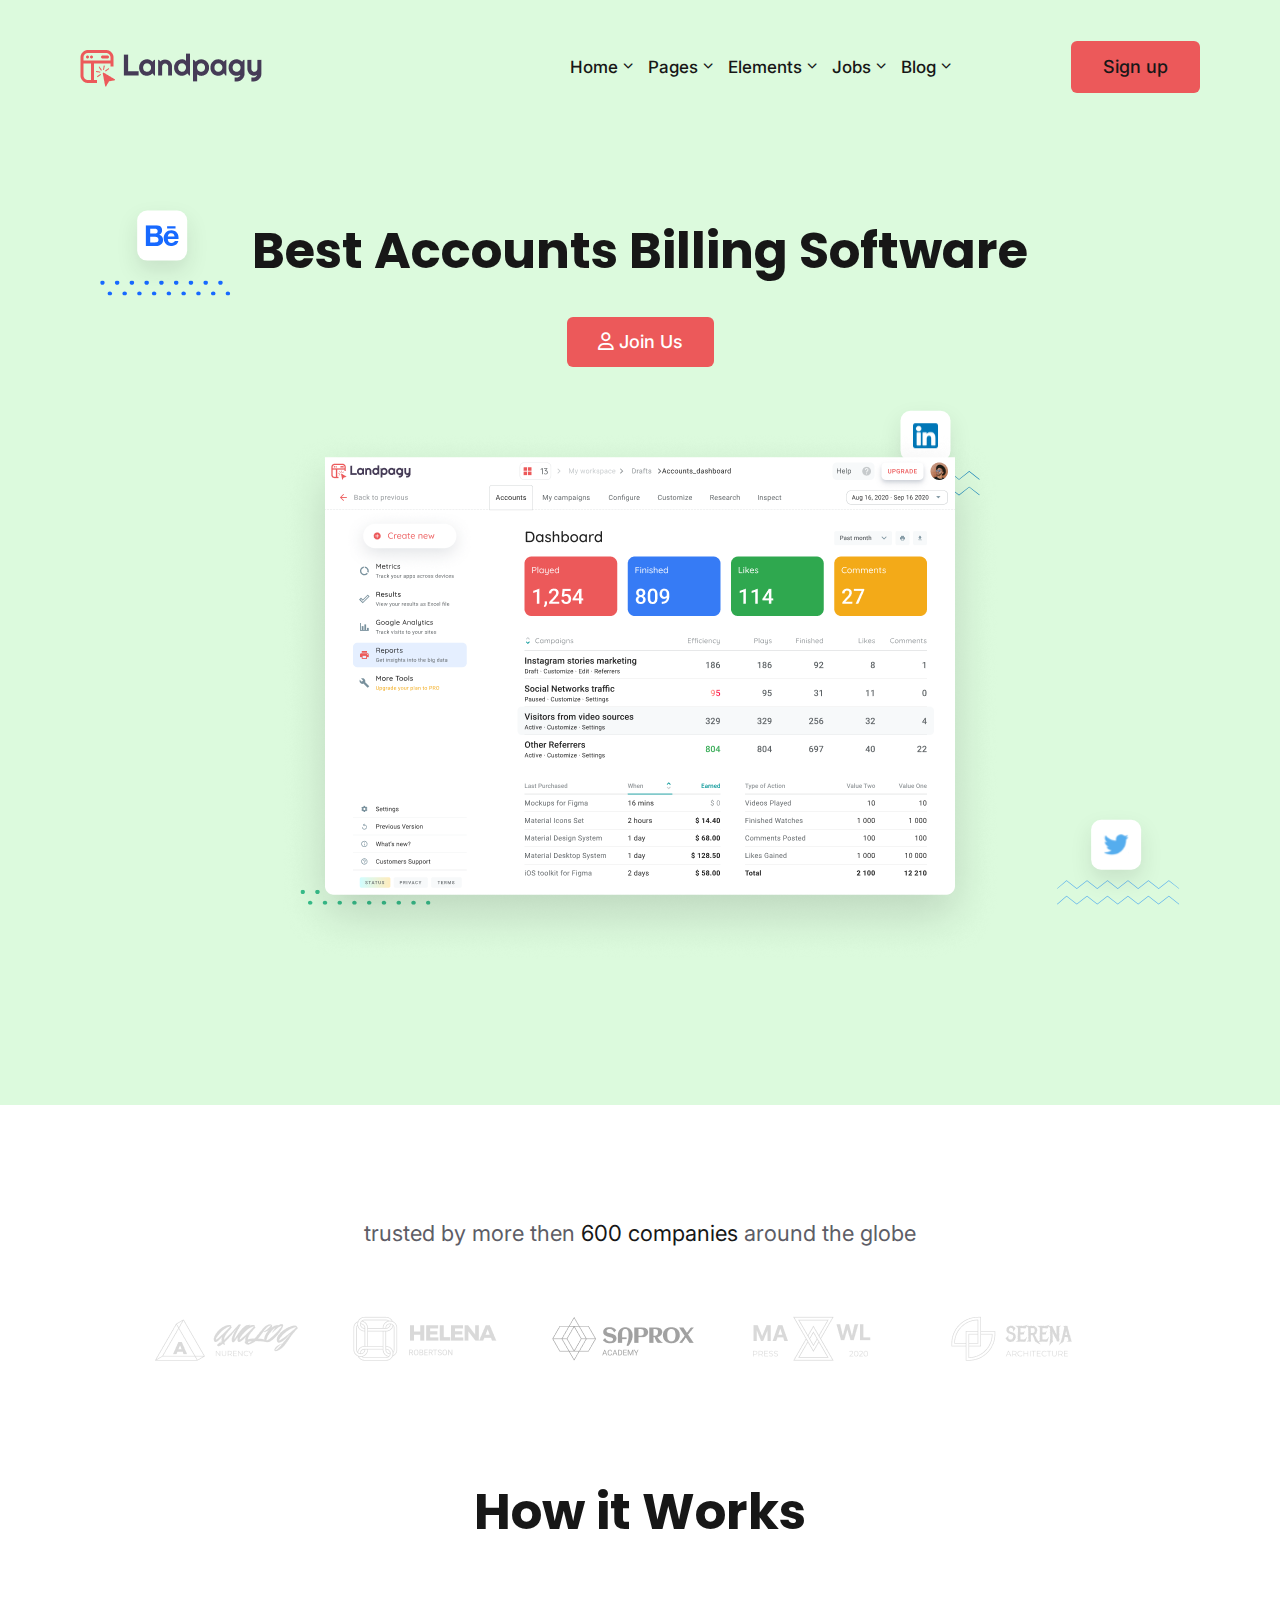
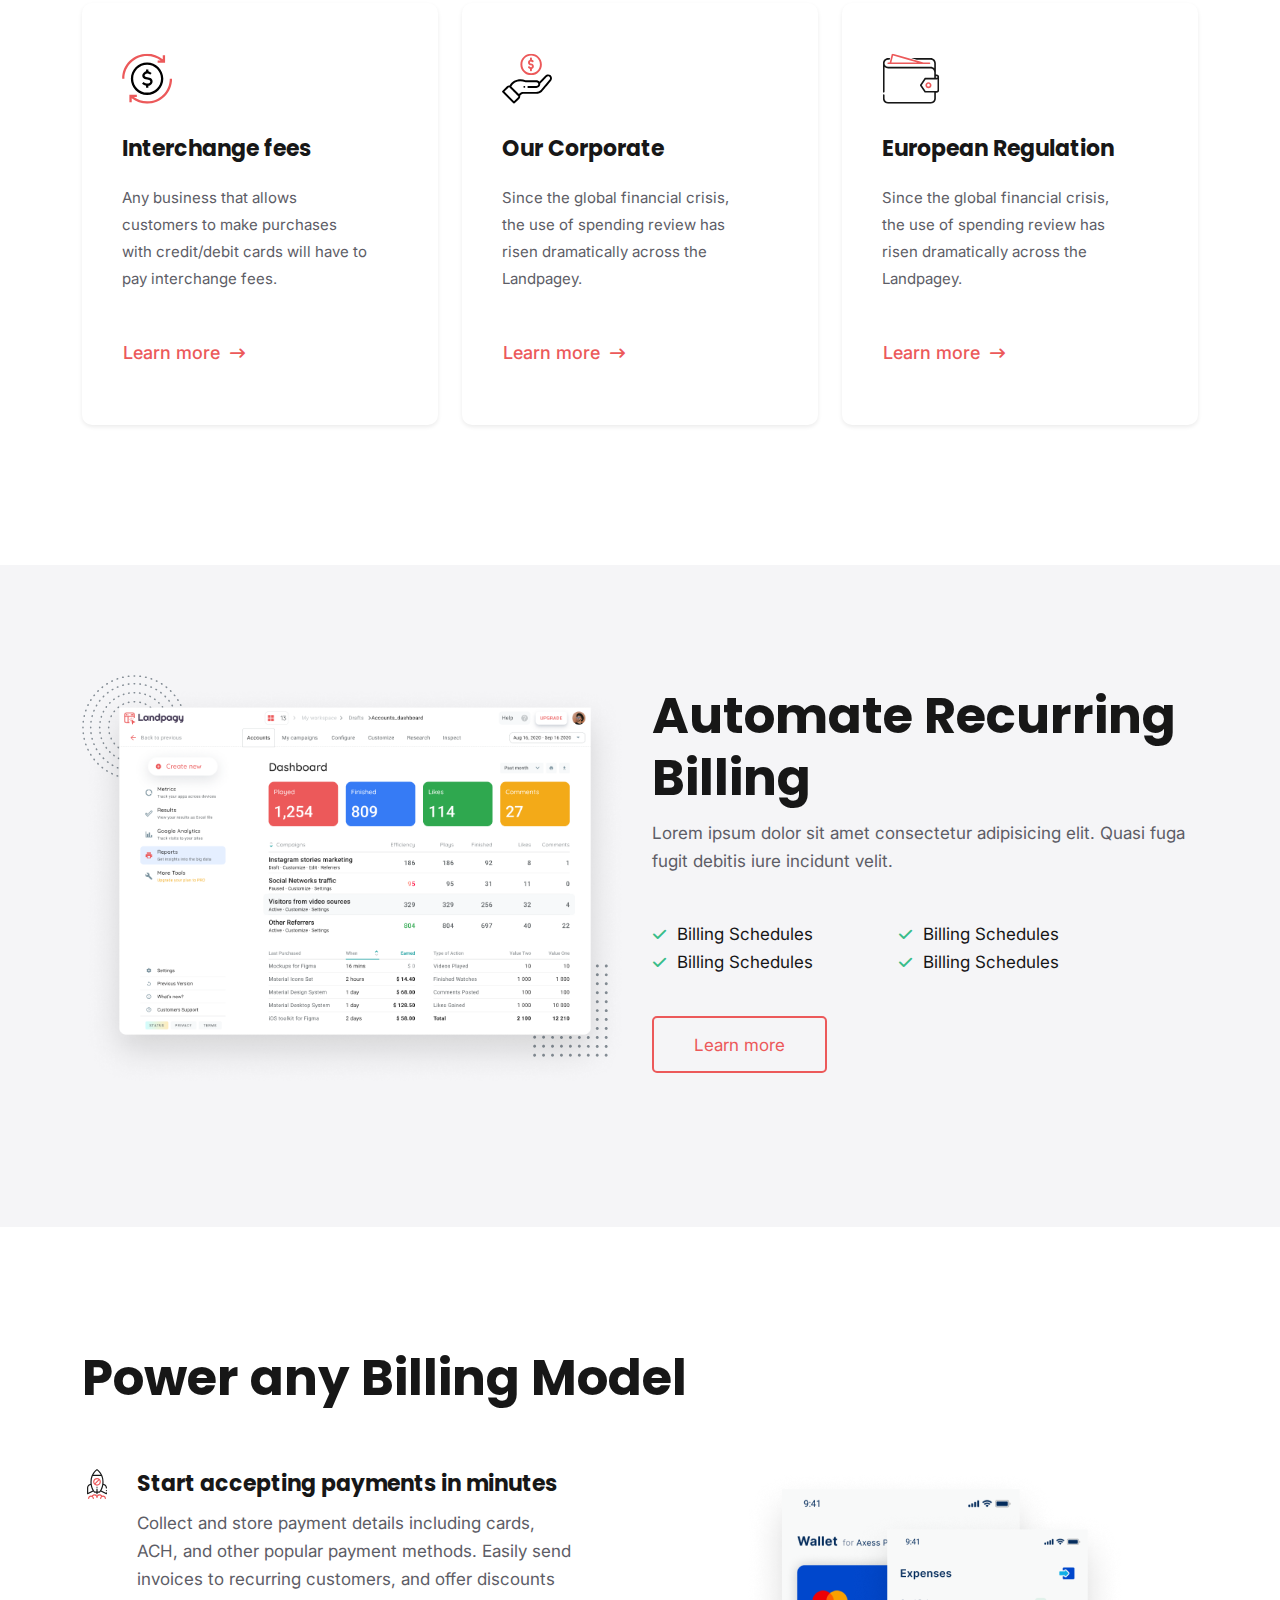
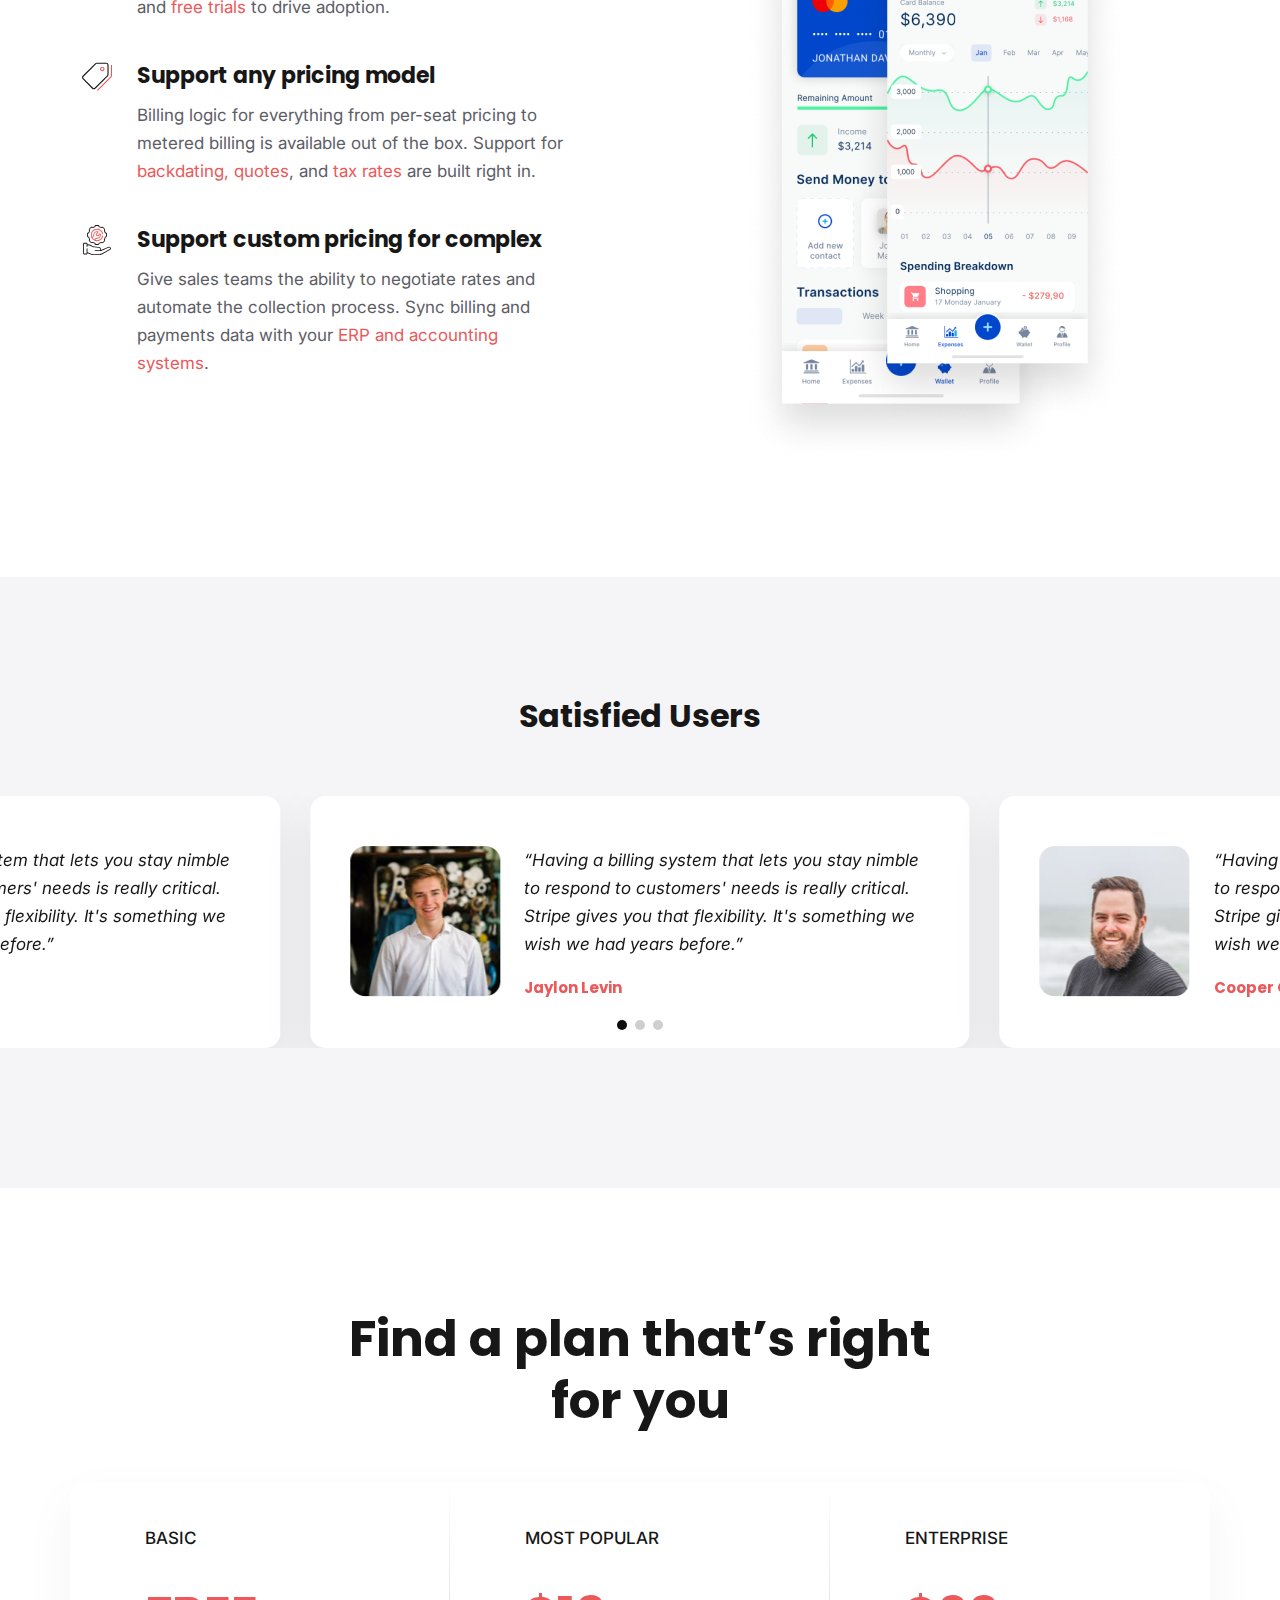
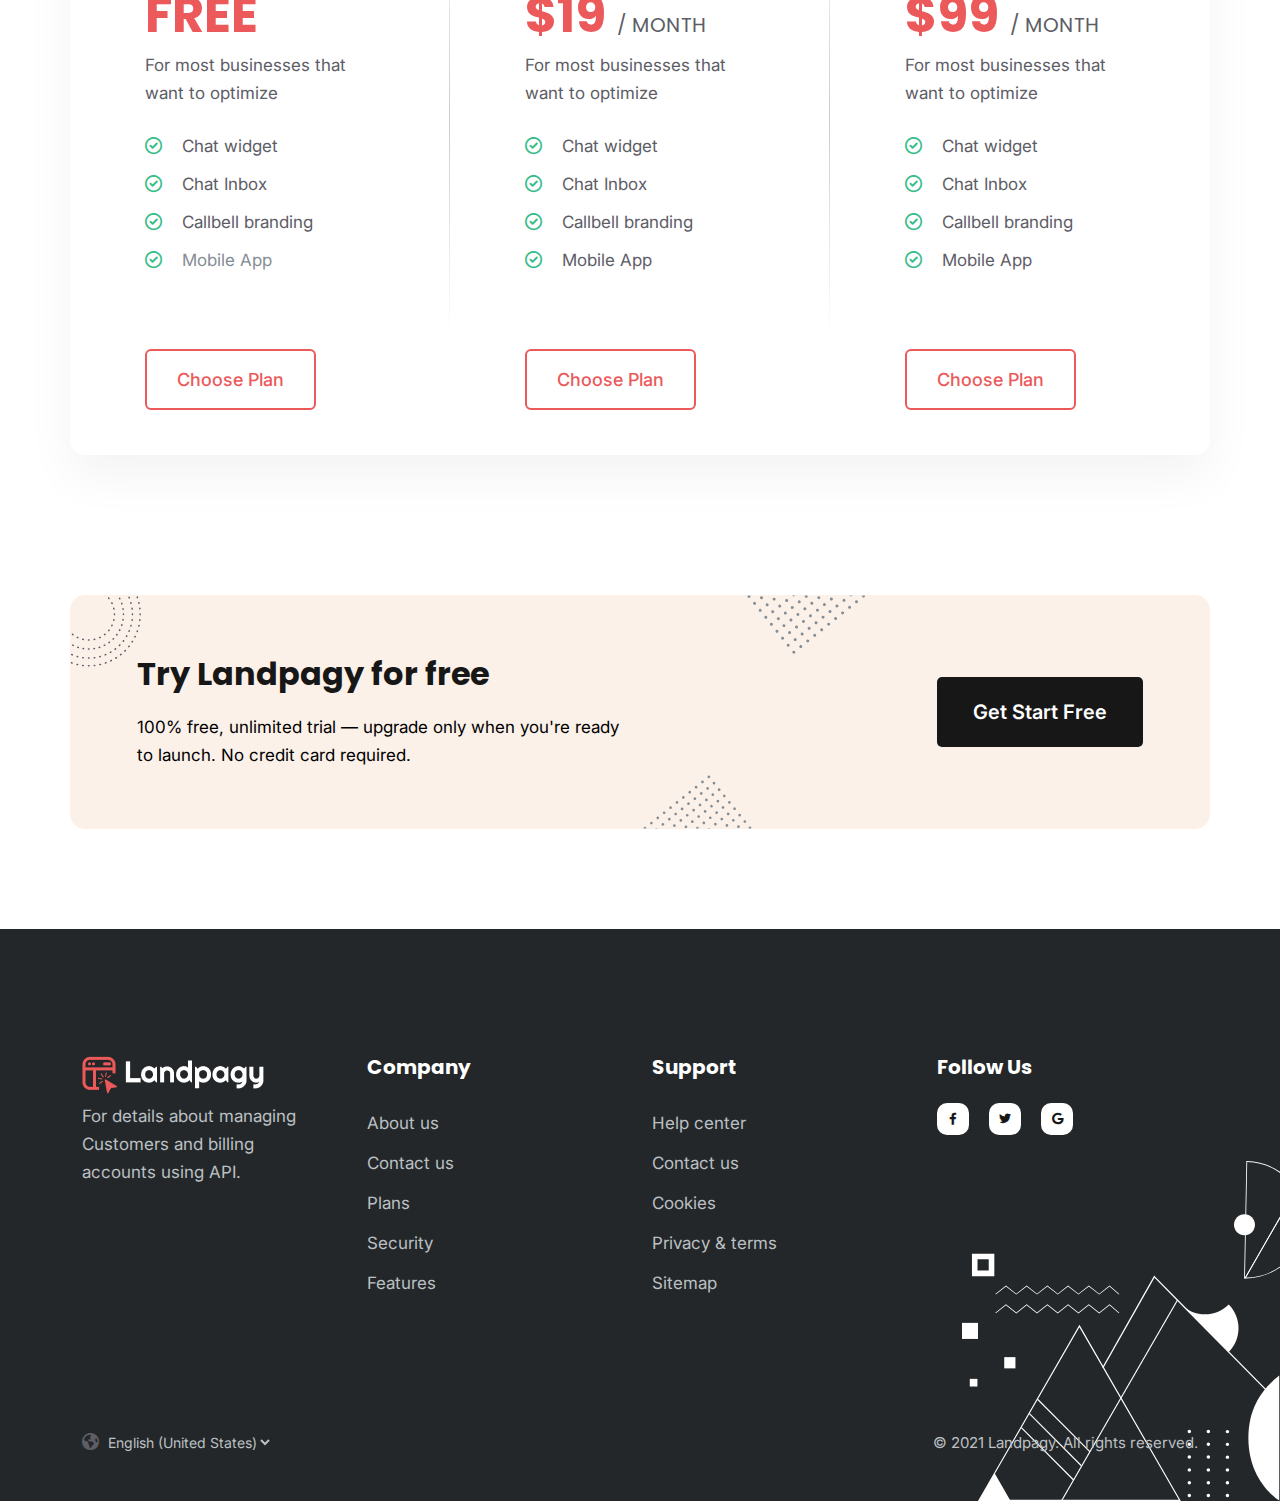
<file: index.html>
<!DOCTYPE html>
<html lang="en">
<head>
    <meta charset="UTF-8">
    <meta http-equiv="X-UA-Compatible" content="IE=edge">
    <meta name="viewport" content="width=device-width, initial-scale=1.0">
    <title>Landpagy</title>
    <link rel="shortcut icon" href="assets/img/favicon.png">
    <link rel="stylesheet" href="assets/css/plugin/bootstrap.min.css">
    <link rel="stylesheet" href="assets/css/fontawesome.min.css">
    <link rel="stylesheet" href="assets/css/plugin/wow.min.css">
    <link rel="stylesheet" href="assets/css/plugin/swiper_8.4.5.css">
    <link rel="stylesheet" href="assets/css/default.css">
    <link rel="stylesheet" href="assets/css/style.css">
    <link rel="stylesheet" href="assets/css/responsive.css">
</head>
<body>
<!-- ========== HEADER AREA  ========== -->
<header class="header-area">
    <nav class="navbar navbar-expand-lg">
        <div class="container-fluid pl-80 pr-80">
          <a class="navbar-brand" href="#">
            <img src="assets/img/Logo.png" alt="Logo" href="index.html">
          </a>
          <button class="navbar-toggler" type="button" data-bs-toggle="collapse" data-bs-target="#navbarSupportedContent" aria-controls="navbarSupportedContent" aria-expanded="false" aria-label="Toggle navigation">
            <span class="navbar-toggler-icon"></span>
          </button>
          <div class="collapse navbar-collapse justify-content-end" id="navbarSupportedContent">
            <ul class="navbar-nav menu">
              <li class="nav-item dropdown">
                <a class="nav-link dropdown-toggle" href="#" role="button" data-bs-toggle="dropdown" aria-expanded="false">
                  Home 
                <i class="fa-solid fa-chevron-down mobile_dropdown_icon"></i>
                </a>
                <ul class="dropdown-menu">
                  <li class="dropdown-menu-item">
                    <a class="nav-link" href="index.html">Demo-1</a>
                  </li>
                  <li class="dropdown-menu-item">
                    <a class="nav-link" href="index-2.html">Demo-2</a>
                  </li>
                </ul>
              </li>
              <li class="nav-item">
                <a class="nav-link" href="#">Pages <i class="fa-solid fa-chevron-down mobile_dropdown_icon"></i></a>
              </li>
              <li class="nav-item">
                <a class="nav-link" href="#">Elements <i class="fa-solid fa-chevron-down mobile_dropdown_icon"></i></a>
              </li>
              <li class="nav-item">
                <a class="nav-link" href="#">Jobs <i class="fa-solid fa-chevron-down mobile_dropdown_icon"></i></a>
              </li>
              <li class="nav-item">
                <a class="nav-link" href="#">Blog <i class="fa-solid fa-chevron-down mobile_dropdown_icon"></i></a>
              </li>
            </ul>
            <div class="right-nav">
              <a href="" class="btn btn-red ml-90">Sign up</a>
            </div>
          </div>
        </div>
    </nav>
</header>
<!-- ========== HEADER AREA  ========== -->
<main>
  <!-- Banner Area -->
  <section class="banner-area pt-140 pb-140 bg-feta">
    <div class="bg-shapes">
      <div class="shape">
        <img src="assets/img/icon/shape-1.svg" alt="">
      </div>
      <div class="shape">
        <img src="assets/img/icon/shape-2.svg" alt="">
      </div>
      <div class="shape">
        <img src="assets/img/icon/shape-3.svg" alt="">
      </div>
      <div class="shape">
        <img src="assets/img/icon/shape-4.svg" alt="">
      </div>
    </div>
    <div class="container">
      <div class="row">
        <div class="col-lg-12">
          <div class="banner-content mt-80 text-center">
            <h1 class="banner-title mb-35">
              Best Accounts Billing Software
            </h1>
            <a href="#" class="btn-red mb-60">
              <i class="fa-regular fa-user"></i> Join Us
            </a>
            <img class="mx-auto" src="assets/img/banner.png" alt="Banner Image">
          </div>
        </div>
      </div>
    </div>
  </section>
  <!-- Banner Area -->

  <!-- Clients Area -->
 <section class="clients-area pt-110 pb-120">
  <div class="container">
    <div class="row">
      <div class="col-lg-12">
        <p class="client-text text-center mb-65">
          trusted by more then <span>600 companies</span> around the globe
        </p>
      </div>
    </div>
    <div class="row mr-60 ml-60">
      <div class="clients-img">
        <img src="assets/img/icon/01 Logo.png" alt="">
      </div>
      <div class="clients-img">
        <img src="assets/img/icon/02 Logo.png" alt="">
      </div>
      <div class="clients-img">
        <img src="assets/img/icon/03 Logo.png" alt="">
      </div>
      <div class="clients-img">
        <img src="assets/img/icon/04 Logo.png" alt="">
      </div>
      <div class="clients-img">
        <img src="assets/img/icon/05 Logo.png" alt="">
      </div>
    </div>
  </div>
 </section>
  <!-- Clients Area -->
  <!-- Services Area -->
<section class="services-area pb-140">
  <div class="container">
    <div class="row">
      <div class="col-lg-12">
        <h2 class="services-title mb-60 text-center">How it Works</h2>
      </div>
    </div>

    <div class="row d-flex justify-content-center">
      <div class="col-lg-4 col-md-6">
        <div class="service-item">
          <img src="assets/img/icon/service-icon1.svg" alt="services image">
          <h3 class="service-item-title">
            Interchange fees
          </h3>
          <p class="service-item-text">
            Any business that allows customers to make purchases with credit/debit cards will have to pay interchange fees.
          </p>
          <a href="#" class="btn">Learn more <i class="fa-solid fa-arrow-right-long"></i> </a> 
        </div>
      </div>
      <div class="col-lg-4 col-md-6">
        <div class="service-item">
          <img src="assets/img/icon/service-icon2.svg" alt="services image">
          <h3 class="service-item-title">
            Our Corporate
          </h3>
          <p class="service-item-text">
            Since the global financial crisis, the use of spending review has risen dramatically across the Landpagey.
          </p>
          <a href="#" class="btn">Learn more <i class="fa-solid fa-arrow-right-long"></i></a> 
        </div>
      </div>
      <div class="col-lg-4 col-md-6">
        <div class="service-item">
          <img src="assets/img/icon/service-icon3.svg" alt="services image">
          <h3 class="service-item-title">
            European Regulation
          </h3>
          <p class="service-item-text">
            Since the global financial crisis, the use of spending review has risen dramatically across the Landpagey.
          </p>
          <a href="#" class="btn">Learn more <i class="fa-solid fa-arrow-right-long"></i></a> 
        </div>
      </div>
    </div>
  </div>
</section>
  <!-- Services Area -->
  
  <!-- feature Area -->
  <section class="feature-area bg-gray pt-120 pb-140">
    <div class="container">
      <div class="row">
        <div class="col-lg-6">
          <div class="feature-images">
            <div class="bg-shapes">
              <div class="shape">
                <img src="assets/img/icon/Vector.svg" alt="">
              </div>
              <div class="shape">
                <img src="assets/img/icon/Group 8267.svg" alt="">
              </div>
            </div>
            <img src="assets/img/banner.png" alt="">
          </div>
        </div>
        <div class="col-lg-6">
          <div class="features-content">
            <h2 class="feature-title">
              Automate Recurring Billing
            </h2>
            <p class="feature-text mb-45">
              Lorem ipsum dolor sit amet consectetur adipisicing elit. Quasi fuga fugit debitis iure incidunt velit.
            </p>
            <ul class="feature-list mb-40">
              <li><i class="fas fa-check"></i>Billing Schedules</li>
              <li><i class="fas fa-check"></i>Billing Schedules</li>
              <li><i class="fas fa-check"></i>Billing Schedules</li>
              <li><i class="fas fa-check"></i>Billing Schedules</li>
            </ul>
            <a href="#" class="btn-bordered">Learn more  </a> 
          </div>
        </div>
      </div>
    </div>
  </section>
  <!-- feature Area -->

  <!-- feature Area 2 -->
  <section class="features-area-2 pt-120 pb-160">
    <div class="container">
      <div class="row">
        <div class="col-xl-12">
          <h2 class="features-title mb-60">
            Power any Billing Model
          </h2>
        </div>
      </div>
      <div class="row">
        <div class="col-lg-6">
          <div class="features-item">
            <div class="item-img">
              <img src="assets/img/icon/fea-icon1.svg" alt="">
            </div>
            <div class="item-content">
              <h3 class="item-title">
                Start accepting payments in minutes
              </h3>
              <p class="item-text">
                Collect and store payment details including cards, ACH, and other popular payment methods. Easily send invoices to recurring customers, and offer discounts and <span>free trials</span> to drive adoption.
              </p>
            </div>
          </div>
          <div class="features-item">
            <div class="item-img">
              <img src="assets/img/icon/fea-icon2.svg" alt="">
            </div>
            <div class="item-content">
              <h3 class="item-title">
                Support any pricing model
              </h3>
              <p class="item-text">
               Billing logic for everything from per-seat pricing to metered billing is available out of the box. Support for <span>backdating, quotes</span>, and <span>tax rates</span> are built right in.
              </p>
            </div>
          </div>
          <div class="features-item">
            <div class="item-img">
              <img src="assets/img/icon/fea-icon3.svg" alt="">
            </div>
            <div class="item-content">
              <h3 class="item-title">
                Support custom pricing for complex
              </h3>
              <p class="item-text">
                Give sales teams the ability to negotiate rates and automate the collection process. Sync billing and payments data with your <span>ERP and accounting systems</span>.
              </p>
            </div>
          </div>
        </div>
        <div class="col-lg-6">
          <div class="features-right ">
            <div class="bg-shapes">
              <div class="shape">
                <img src="assets/img/icon/Vector.svg" alt="">
              </div>
              <div class="shape">
                <img src="assets/img/icon/Group 8267.svg" alt="">
              </div>
            </div>
            <img class="img-1" src="assets/img/feature-img2.png" alt="">
            <img class="img-2" src="assets/img/feature-img3.png" alt="">
          </div>
        </div>
      </div>
    </div>
  </section>
  <!-- feature Area 2 -->

  <!-- Testimonial Area -->
  <section class="testimonial-area-1 bg-gray pt-120 pb-140">
    <div class="container">
      <h2 class="testimonial-title mb-60 text-center">
        Satisfied Users
      </h2>
    </div>
    <div id="billing-testimonial" class="testimonial-container testimonial-items swiper">
      <div class="swiper-wrapper">
        <div class="testimonial-item swiper-slide">
          <div class="testimonial-item-img">
            <img src="assets/img/Image.png" alt="">
          </div>
          <div class="testimonial-item-content">
            <p class="item-text">
              “Having a billing system that lets you stay nimble to respond to customers' needs is really critical. Stripe gives you that flexibility. It's something we wish we had years before.”
            </p>
            <h4 class="item-title">Jaylon Levin</h4>
          </div>
        </div>
        <div class="testimonial-item swiper-slide">
          <div class="testimonial-item-img">
            <img src="assets/img/Image (1).png" alt="">
          </div>
          <div class="testimonial-item-content">
            <p class="item-text">
              “Having a billing system that lets you stay nimble to respond to customers' needs is really critical. Stripe gives you that flexibility. It's something we wish we had years before.”
            </p>
            <h4 class="item-title">Cooper George</h4>
          </div>
        </div>
        <div class="testimonial-item swiper-slide">
          <div class="testimonial-item-img">
            <img src="assets/img/Image.png" alt="">
          </div>
          <div class="testimonial-item-content">
            <p class="item-text">
              “Having a billing system that lets you stay nimble to respond to customers' needs is really critical. Stripe gives you that flexibility. It's something we wish we had years before.”  
            </p>
            <h4 class="item-title">Jaylon Levin</h4>
          </div>
        </div>
      </div>
      <div class="swiper-pagination"></div>
    </div>
  </section>
  <!-- Testimonial Area -->

  <!-- Price Plan Area -->
  <section class="price-plan-area pt-120 pb-140">
    <div class="container">
      <div class="row">
        <div class="col-lg-12">
          <h2 class="price-title text-center mb-50">
            Find a plan that’s right <br> for you
          </h2>
        </div>
      </div>
      <div class="row price-box">
        <div class="col-lg-4 col-md-4">
          <div class="price-plan-item">
            <div class="price-plan-content">
              <h3 class="price-subtitle">Basic</h3>
              <h2 class="price-title">Free</h2>
              <p class="price-text">For most businesses that want to optimize</p>
              <div class="price-list">
                <ul>
                  <li><i class="fa-regular fa-circle-check"></i> Chat widget</li>
                  <li><i class="fa-regular fa-circle-check"></i> Chat Inbox</li>    
                  <li><i class="fa-regular fa-circle-check"></i> Callbell branding</li>
                  <li class="disabled"><i class="fa-regular fa-circle-check"></i> Mobile App</li>
                </ul>
              </div>
            </div>
            <a href="#" class="btn btn-price-plan">Choose Plan</a>
          </div>
        </div>
        <div class="col-lg-4 col-md-4">
          <div class="price-plan-item">
            <div class="price-plan-content">
              <h3 class="price-subtitle">Most Popular</h3>
              <h2 class="price-title">$19 <span>/ month</span></h2>
              <p class="price-text">For most businesses that want to optimize</p>
              <div class="price-list">
                <ul>
                  <li><i class="fa-regular fa-circle-check"></i> Chat widget</li>
                  <li><i class="fa-regular fa-circle-check"></i> Chat Inbox</li>    
                  <li><i class="fa-regular fa-circle-check"></i> Callbell branding</li>
                  <li><i class="fa-regular fa-circle-check"></i> Mobile App</li>
                </ul>
              </div>
            </div>
            <a href="#" class="btn btn-price-plan">Choose Plan</a>
          </div>
        </div>
        <div class="col-lg-4 col-md-4">
          <div class="price-plan-item">
            <div class="price-plan-content">
              <h3 class="price-subtitle">Enterprise</h3>
              <h2 class="price-title">$99 <span>/ month</span></h2>
              <p class="price-text">For most businesses that want to optimize</p>
              <div class="price-list">
                <ul>
                  <li><i class="fa-regular fa-circle-check"></i> Chat widget</li>
                  <li><i class="fa-regular fa-circle-check"></i> Chat Inbox</li>    
                  <li><i class="fa-regular fa-circle-check"></i> Callbell branding</li>
                  <li><i class="fa-regular fa-circle-check"></i> Mobile App</li>
                </ul>
              </div>
            </div>
            <a href="#" class="btn btn-price-plan">Choose Plan</a>
          </div>
        </div>
       
      </div>
    </div>
  </section>
  <!-- Price Plan Area -->
 
  <!-- CTA Area -->
  <section class="cta-area pb-100">
    <div class="container pt-60 pb-60 bg-pink b-redius position-relative overflow-hidden">
      <div class="bg-shapes">
        <div class="shape">
          <img src="assets/img/cta-shape1.svg" alt="">
        </div>
        <div class="shape">
          <img src="assets/img/cta-shape2.svg" alt="">
        </div>
        <div class="shape">
          <img src="assets/img/cta-shape3.svg" alt="">
        </div>
      </div>
      <div class="row align-items-center pr-55 pl-55">
        <div class="col-lg-6">
          <h2 class="cta-title mb-20">Try Landpagy for free</h2>
          <p class="cta-text">100% free, unlimited trial — upgrade only when you're ready to launch. No credit card required.</p>
        </div>
        <div class="col-lg-6">
          <a href="#" class="btn btn-black float-lg-end float-start">Get Start Free</a>
        </div>
      </div>
    </div>
  </section>
  <!-- CTA Area -->
</main>
<!-- ========== FOOTER AREA ========== -->
<footer class="footer-area bg-black-800">
  <div class="footer-top pt-125 pb-125">
    <div class="container">
      <div class="row">
        <div class="col-lg-3 col-md-3">
          <div class="footer-wedget">
            <a href="" class="footer-logo">
              <img src="assets/img/footer-logo.png" alt="">
            </a>
            <p class="footer-text">
              For details about managing Customers and billing accounts using API.
            </p>
          </div>
        </div>
        <div class="col-lg-3 col-md-3">
          <div class="footer-wedget">
            <h5 class="footer-title">Company</h5>
            <ul class="footer-menu"> 
              <li><a href="#">About us</a></li>
              <li><a href="#">Contact us</a></li>
              <li><a href="#">Plans</a></li>
              <li><a href="#">Security</a></li>
              <li><a href="#">Features</a></li>
            </ul>
          </div>
        </div>
        <div class="col-lg-3 col-md-3">
          <div class="footer-wedget">
            <h5 class="footer-title">Support</h5>
            <ul class="footer-menu"> 
              <li><a href="#">Help center</a></li>
              <li><a href="#">Contact us</a></li>
              <li><a href="#">Cookies</a></li>
              <li><a href="#">Privacy & terms</a></li>
              <li><a href="#">Sitemap</a></li>
            </ul>
          </div>
        </div>
        <div class="col-lg-3 col-md-3">
          <div class="footer-wedget">
            <h5 class="footer-title">Follow Us</h5>
            <ul class="footer-menu-social"> 
              <li><a href="#"><i class="fa-brands fa-facebook-f"></i></a></li>
              <li><a href="#"><i class="fa-brands fa-twitter"></i></a></li>
              <li><a href="#"><i class="fa-brands fa-google"></i></a></li>            
            </ul>
          </div>
        </div>
      </div>
    </div>
  </div>
  <div class="footer-copyright pb-45">
    <div class="container">
      <div class="row align-items-center">
        <div class="col-lg-6 col-md-6">
          <div class="language-list">
            <i class="fa-solid fa-earth-americas"></i>
            <select id="lang">
              <option value="English">English (United States)</option>
              <option value="Bangla">Bangla</option>
              <option value="French">French</option>
              <option value="Hindi">Hindi</option>
            </select>
          </div>
        </div>
        <div class="col-lg-6 col-md-6">
          <p class="copyright-text float-md-end float-start">&copy; 2021 Landpagy. All rights reserved.</p>
        </div>
      </div>
    </div>
  </div>
  <img src="assets/img/footer.svg" alt="" class="shape">
</footer>
<!-- ========== FOOTER AREA ========== -->

    <!-- JS -->
    <script src="assets/js/plugin/jqueryv3.6.1.js"></script>
    <script src="assets/js/plugin/popperv2.11.6.js"></script>
    <script src="assets/js/plugin/bootstrap.min.js"></script>
    <script src="assets/js/plugin/fontawesome.min.js"></script>
    <script src="assets/js/plugin/swiper_8.4.5.js"></script>
    <script src="assets/js/plugin/wow.js"></script>
    <script src="assets/js/plugin/jquery.counterup.js"></script>
    <script src="assets/js/plugin/scrollreveal_4.0.9.js"></script>
    <script src="assets/js/main.js"></script>
</body>
</html>
</file>
<file: assets/css/default.css>
.mt-10 {
    margin-top: 10px;
  }
  .mt-15 {
    margin-top: 15px;
  }
  .mt-20 {
    margin-top: 20px;
  }
  .mt-25 {
    margin-top: 25px;
  }
  .mt-30 {
    margin-top: 30px;
  }
  .mt-35 {
    margin-top: 35px;
  }
  .mt-40 {
    margin-top: 40px;
  }
  .mt-45 {
    margin-top: 45px;
  }
  .mt-50 {
    margin-top: 50px;
  }
  .mt-55 {
    margin-top: 55px;
  }
  .mt-60 {
    margin-top: 60px;
  }
  .mt-65 {
    margin-top: 65px;
  }
  .mt-70 {
    margin-top: 70px;
  }
  .mt-75 {
    margin-top: 75px;
  }
  .mt-80 {
    margin-top: 80px;
  }
  .mt-85 {
    margin-top: 85px;
  }
  .mt-90 {
    margin-top: 90px;
  }
  .mt-95 {
    margin-top: 95px;
  }
  .mt-100 {
    margin-top: 100px;
  }
  .mt-105 {
    margin-top: 105px;
  }
  .mt-110 {
    margin-top: 110px;
  }
  .mt-115 {
    margin-top: 115px;
  }
  .mt-120 {
    margin-top: 120px;
  }
  .mt-125 {
    margin-top: 125px;
  }
  .mt-130 {
    margin-top: 130px;
  }
  .mt-135 {
    margin-top: 135px;
  }
  .mt-140 {
    margin-top: 140px;
  }
  .mt-145 {
    margin-top: 145px;
  }
  .mt-150 {
    margin-top: 150px;
  }
  
  .mb-10 {
    margin-bottom: 10px;
  }
  .mb-15 {
    margin-bottom: 15px;
  }
  .mb-20 {
    margin-bottom: 20px;
  }
  .mb-25 {
    margin-bottom: 25px;
  }
  .mb-30 {
    margin-bottom: 30px;
  }
  .mb-35 {
    margin-bottom: 35px;
  }
  .mb-40 {
    margin-bottom: 40px;
  }
  .mb-45 {
    margin-bottom: 45px;
  }
  .mb-50 {
    margin-bottom: 50px;
  }
  .mb-55 {
    margin-bottom: 55px;
  }
  .mb-60 {
    margin-bottom: 60px;
  }
  .mb-65 {
    margin-bottom: 65px;
  }
  .mb-70 {
    margin-bottom: 70px;
  }
  .mb-75 {
    margin-bottom: 75px;
  }
  .mb-80 {
    margin-bottom: 80px;
  }
  .mb-85 {
    margin-bottom: 85px;
  }
  .mb-90 {
    margin-bottom: 90px;
  }
  .mb-95 {
    margin-bottom: 95px;
  }
  .mb-100 {
    margin-bottom: 100px;
  }
  .mb-105 {
    margin-bottom: 105px;
  }
  .mb-110 {
    margin-bottom: 110px;
  }
  .mb-115 {
    margin-bottom: 115px;
  }
  .mb-120 {
    margin-bottom: 120px;
  }
  .mb-130 {
    margin-bottom: 130px;
  }
  .mb-135 {
    margin-bottom: 135px;
  }
  .mb-140 {
    margin-bottom: 140px;
  }
  .mb-145 {
    margin-bottom: 145px;
  }
  .mb-150 {
    margin-bottom: 150px;
  }
  .mb-160 {
    margin-bottom: 160px;
  }
  
  .mr-10 {
    margin-right: 10px;
  }
  .mr-15 {
    margin-right: 15px;
  }
  .mr-20 {
    margin-right: 20px;
  }
  .mr-25 {
    margin-right: 25px;
  }
  .mr-30 {
    margin-right: 30px;
  }
  .mr-35 {
    margin-right: 35px;
  }
  .mr-40 {
    margin-right: 40px;
  }
  .mr-45 {
    margin-right: 45px;
  }
  .mr-50 {
    margin-right: 50px;
  }
  .mr-55 {
    margin-right: 55px;
  }
  .mr-60 {
    margin-right: 60px;
  }
  .mr-65 {
    margin-right: 65px;
  }
  .mr-70 {
    margin-right: 70px;
  }
  .mr-75 {
    margin-right: 75px;
  }
  .mr-80 {
    margin-right: 80px;
  }
  .mr-85 {
    margin-right: 85px;
  }
  .mr-90 {
    margin-right: 90px;
  }
  .mr-95 {
    margin-right: 95px;
  }
  .mr-100 {
    margin-right: 100px;
  }
  .ml-10 {
    margin-left: 10px;
  }
  .ml-15 {
    margin-left: 15px;
  }
  .ml-20 {
    margin-left: 20px;
  }
  .ml-25 {
    margin-left: 25px;
  }
  .ml-30 {
    margin-left: 30px;
  }
  .ml-35 {
    margin-left: 35px;
  }
  .ml-40 {
    margin-left: 40px;
  }
  .ml-45 {
    margin-left: 45px;
  }
  .ml-50 {
    margin-left: 50px;
  }
  .ml-55 {
    margin-left: 55px;
  }
  .ml-60 {
    margin-left: 60px;
  }
  .ml-65 {
    margin-left: 65px;
  }
  .ml-70 {
    margin-left: 70px;
  }
  .ml-75 {
    margin-left: 75px;
  }
  .ml-80 {
    margin-left: 80px;
  }
  .ml-85 {
    margin-left: 85px;
  }
  .ml-90 {
    margin-left: 90px;
  }
  .ml-95 {
    margin-left: 95px;
  }
  .ml-100 {
    margin-left: 100px;
  }
  
  .pt-10 {
    padding-top: 10px;
  }
  .pt-15 {
    padding-top: 15px;
  }
  .pt-20 {
    padding-top: 20px;
  }
  .pt-25 {
    padding-top: 25px;
  }
  .pt-30 {
    padding-top: 30px;
  }
  .pt-35 {
    padding-top: 35px;
  }
  .pt-40 {
    padding-top: 40px;
  }
  .pt-45 {
    padding-top: 45px;
  }
  .pt-50 {
    padding-top: 50px;
  }
  .pt-55 {
    padding-top: 55px;
  }
  .pt-60 {
    padding-top: 60px;
  }
  .pt-65 {
    padding-top: 65px;
  }
  .pt-70 {
    padding-top: 70px;
  }
  .pt-75 {
    padding-top: 75px;
  }
  .pt-80 {
    padding-top: 80px;
  }
  .pt-85 {
    padding-top: 85px;
  }
  .pt-90 {
    padding-top: 90px;
  }
  .pt-95 {
    padding-top: 95px;
  }
  .pt-100 {
    padding-top: 100px;
  }
  .pt-105 {
    padding-top: 105px;
  }
  .pt-110 {
    padding-top: 110px;
  }
  .pt-115 {
    padding-top: 115px;
  }
  .pt-120 {
    padding-top: 120px;
  }
  .pt-125 {
    padding-top: 125px;
  }
  .pt-130 {
    padding-top: 130px;
  }
  .pt-135 {
    padding-top: 135px;
  }
  .pt-140 {
    padding-top: 140px;
  }
  .pt-145 {
    padding-top: 145px;
  }
  .pt-150 {
    padding-top: 150px;
  }
  .pt-155 {
    padding-top: 155px;
  }
  .pt-160 {
    padding-top: 160px;
  }
  .pt-165 {
    padding-top: 165px;
  }
  .pt-170 {
    padding-top: 170px;
  }
  .pt-180 {
    padding-top: 180px;
  }
  .pt-200 {
    padding-top: 200px;
  }
  .pt-215 {
    padding-top: 215px;
  }
  
  .pt-325 {
    padding-top: 325px;
  }
  
  .pb-10 {
    padding-bottom: 10px;
  }
  .pb-15 {
    padding-bottom: 15px;
  }
  .pb-20 {
    padding-bottom: 20px;
  }
  .pb-25 {
    padding-bottom: 25px;
  }
  .pb-30 {
    padding-bottom: 30px;
  }
  .pb-35 {
    padding-bottom: 35px;
  }
  .pb-40 {
    padding-bottom: 40px;
  }
  .pb-45 {
    padding-bottom: 45px;
  }
  .pb-50 {
    padding-bottom: 50px;
  }
  .pb-55 {
    padding-bottom: 55px;
  }
  .pb-60 {
    padding-bottom: 60px;
  }
  .pb-65 {
    padding-bottom: 65px;
  }
  .pb-70 {
    padding-bottom: 70px;
  }
  .pb-75 {
    padding-bottom: 75px;
  }
  .pb-80 {
    padding-bottom: 80px;
  }
  .pb-85 {
    padding-bottom: 85px;
  }
  .pb-90 {
    padding-bottom: 90px;
  }
  .pb-95 {
    padding-bottom: 95px;
  }
  .pb-100 {
    padding-bottom: 100px;
  }
  .pb-105 {
    padding-bottom: 105px;
  }
  .pb-110 {
    padding-bottom: 110px;
  }
  .pb-115 {
    padding-bottom: 115px;
  }
  .pb-120 {
    padding-bottom: 120px;
  }
  .pb-125 {
    padding-bottom: 125px;
  }
  .pb-130 {
    padding-bottom: 130px;
  }
  .pb-135 {
    padding-bottom: 135px;
  }
  .pb-140 {
    padding-bottom: 140px;
  }
  .pb-145 {
    padding-bottom: 145px;
  }
  .pb-150 {
    padding-bottom: 150px;
  }
  .pb-160 {
    padding-bottom: 160px;
  }
  .pb-165 {
    padding-bottom: 165px;
  }
  .pb-170 {
    padding-bottom: 170px;
  }
  .pb-175 {
    padding-bottom: 175px;
  }
  .pb-180 {
    padding-bottom: 180px;
  }
  .pb-185 {
    padding-bottom: 185px;
  }
  .pb-190 {
    padding-bottom: 190px;
  }
  .pb-195 {
    padding-bottom: 195px;
  }
  .pb-200 {
    padding-bottom: 200px;
  }

  .pb-250{
    padding-bottom: 250px;
  }
  
  .pr-10 {
    padding-right: 10px;
  }
  .pr-15 {
    padding-right: 15px;
  }
  .pr-20 {
    padding-right: 20px;
  }
  .pr-25 {
    padding-right: 25px;
  }
  .pr-30 {
    padding-right: 30px;
  }
  .pr-35 {
    padding-right: 35px;
  }
  .pr-40 {
    padding-right: 40px;
  }
  .pr-45 {
    padding-right: 45px;
  }
  .pr-50 {
    padding-right: 50px;
  }
  .pr-55 {
    padding-right: 55px;
  }
  .pr-60 {
    padding-right: 60px;
  }
  .pr-65 {
    padding-right: 65px;
  }
  .pr-70 {
    padding-right: 70px;
  }
  .pr-75 {
    padding-right: 75px;
  }
  .pr-80 {
    padding-right: 80px;
  }
  .pr-85 {
    padding-right: 85px;
  }
  .pr-90 {
    padding-right: 90px;
  }
  .pr-95 {
    padding-right: 95px;
  }
  .pr-100 {
    padding-right: 100px;
  }
  .pr-115 {
    padding-right: 115px;
  }
  .pl-10 {
    padding-left: 10px;
  }
  .pl-15 {
    padding-left: 15px;
  }
  .pl-20 {
    padding-left: 20px;
  }
  .pl-25 {
    padding-left: 25px;
  }
  .pl-30 {
    padding-left: 30px;
  }
  .pl-35 {
    padding-left: 35px;
  }
  .pl-40 {
    padding-left: 40px;
  }
  .pl-45 {
    padding-left: 45px;
  }
  .pl-50 {
    padding-left: 50px;
  }
  .pl-55 {
    padding-left: 55px;
  }
  .pl-60 {
    padding-left: 60px;
  }
  .pl-65 {
    padding-left: 65px;
  }
  .pl-70 {
    padding-left: 70px;
  }
  .pl-75 {
    padding-left: 75px;
  }
  .pl-80 {
    padding-left: 80px;
  }
  .pl-85 {
    padding-left: 85px;
  }
  .pl-90 {
    padding-left: 90px;
  }
  .pl-95 {
    padding-left: 95px;
  }
  .pl-100 {
    padding-left: 100px;
  }

  .pl-28{
    padding-left: -28px;
  }
  
  @media (min-width: 992px) {
    .mt-lg-20 {
      margin-top: 20px;
    }
    .mt-lg-25 {
      margin-top: 25px;
    }
    .mt-lg-30 {
      margin-top: 30px;
    }
    .mt-lg-35 {
      margin-top: 35px;
    }
    .mt-lg-40 {
      margin-top: 40px;
    }
    .mt-lg-45 {
      margin-top: 45px;
    }
    .mt-lg-50 {
      margin-top: 50px;
    }
    .mt-lg-55 {
      margin-top: 55px;
    }
    .mt-lg-60 {
      margin-top: 60px;
    }
    .mt-lg-65 {
      margin-top: 65px;
    }
    .mt-lg-70 {
      margin-top: 70px;
    }
    .mt-lg-75 {
      margin-top: 75px;
    }
    .mt-lg-80 {
      margin-top: 80px;
    }
    .mt-lg-85 {
      margin-top: 85px;
    }
    .mt-lg-90 {
      margin-top: 90px;
    }
    .mt-lg-95 {
      margin-top: 95px;
    }
    .mt-lg-100 {
      margin-top: 100px;
    }
    .mt-lg-105 {
      margin-top: 105px;
    }
    .mt-lg-110 {
      margin-top: 110px;
    }
    .mt-lg-115 {
      margin-top: 115px;
    }
    .mt-lg-120 {
      margin-top: 120px;
    }
    .mt-lg-125 {
      margin-top: 125px;
    }
    .mt-lg-130 {
      margin-top: 130px;
    }
    .mt-lg-135 {
      margin-top: 135px;
    }
    .mt-lg-140 {
      margin-top: 140px;
    }
    .mt-lg-145 {
      margin-top: 145px;
    }
    .mt-lg-150 {
      margin-top: 150px;
    }
  
    .mb-lg-20 {
      margin-bottom: 20px;
    }
    .mb-lg-25 {
      margin-bottom: 25px;
    }
    .mb-lg-30 {
      margin-bottom: 30px;
    }
    .mb-lg-35 {
      margin-bottom: 35px;
    }
    .mb-lg-40 {
      margin-bottom: 40px;
    }
    .mb-lg-45 {
      margin-bottom: 45px;
    }
    .mb-lg-50 {
      margin-bottom: 50px;
    }
    .mb-lg-55 {
      margin-bottom: 55px;
    }
    .mb-lg-60 {
      margin-bottom: 60px;
    }
    .mb-lg-65 {
      margin-bottom: 65px;
    }
    .mb-lg-70 {
      margin-bottom: 70px;
    }
    .mb-lg-75 {
      margin-bottom: 75px;
    }
    .mb-lg-80 {
      margin-bottom: 80px;
    }
    .mb-lg-85 {
      margin-bottom: 85px;
    }
    .mb-lg-90 {
      margin-bottom: 90px;
    }
    .mb-lg-95 {
      margin-bottom: 95px;
    }
    .mb-lg-100 {
      margin-bottom: 100px;
    }
    .mb-lg-105 {
      margin-bottom: 105px;
    }
    .mb-lg-110 {
      margin-bottom: 110px;
    }
    .mb-lg-115 {
      margin-bottom: 115px;
    }
    .mb-lg-120 {
      margin-bottom: 120px;
    }
    .mb-lg-130 {
      margin-bottom: 130px;
    }
    .mb-lg-140 {
      margin-bottom: 140px;
    }
    .mb-lg-150 {
      margin-bottom: 150px;
    }
  
    .mr-lg-10 {
      margin-right: 10px;
    }
    .mr-lg-15 {
      margin-right: 15px;
    }
    .mr-lg-20 {
      margin-right: 20px;
    }
    .mr-lg-25 {
      margin-right: 25px;
    }
    .mr-lg-30 {
      margin-right: 30px;
    }
    .mr-lg-35 {
      margin-right: 35px;
    }
    .mr-lg-40 {
      margin-right: 40px;
    }
    .mr-lg-45 {
      margin-right: 45px;
    }
    .mr-lg-50 {
      margin-right: 50px;
    }
    .mr-lg-55 {
      margin-right: 55px;
    }
    .mr-lg-60 {
      margin-right: 60px;
    }
    .mr-lg-65 {
      margin-right: 65px;
    }
    .mr-lg-70 {
      margin-right: 70px;
    }
    .mr-lg-75 {
      margin-right: 75px;
    }
    .mr-lg-80 {
      margin-right: 80px;
    }
    .mr-lg-85 {
      margin-right: 85px;
    }
    .mr-lg-90 {
      margin-right: 90px;
    }
    .mr-lg-95 {
      margin-right: 95px;
    }
    .mr-lg-100 {
      margin-right: 100px;
    }
    .ml-lg-10 {
      margin-left: 10px;
    }
    .ml-lg-15 {
      margin-left: 15px;
    }
    .ml-lg-20 {
      margin-left: 20px;
    }
    .ml-lg-25 {
      margin-left: 25px;
    }
    .ml-lg-30 {
      margin-left: 30px;
    }
    .ml-lg-35 {
      margin-left: 35px;
    }
    .ml-lg-40 {
      margin-left: 40px;
    }
    .ml-lg-45 {
      margin-left: 45px;
    }
    .ml-lg-50 {
      margin-left: 50px;
    }
    .ml-lg-55 {
      margin-left: 55px;
    }
    .ml-lg-60 {
      margin-left: 60px;
    }
    .ml-lg-65 {
      margin-left: 65px;
    }
    .ml-lg-70 {
      margin-left: 70px;
    }
    .ml-lg-75 {
      margin-left: 75px;
    }
    .ml-lg-80 {
      margin-left: 80px;
    }
    .ml-lg-85 {
      margin-left: 85px;
    }
    .ml-lg-90 {
      margin-left: 90px;
    }
    .ml-lg-95 {
      margin-left: 95px;
    }
    .ml-lg-100 {
      margin-left: 100px;
    }
  
    .pt-lg-20 {
      padding-top: 20px;
    }
    .pt-lg-25 {
      padding-top: 25px;
    }
    .pt-lg-30 {
      padding-top: 30px;
    }
    .pt-lg-35 {
      padding-top: 35px;
    }
    .pt-lg-40 {
      padding-top: 40px;
    }
    .pt-lg-45 {
      padding-top: 45px;
    }
    .pt-lg-50 {
      padding-top: 50px;
    }
    .pt-lg-55 {
      padding-top: 55px;
    }
    .pt-lg-60 {
      padding-top: 60px;
    }
    .pt-lg-65 {
      padding-top: 65px;
    }
    .pt-lg-70 {
      padding-top: 70px;
    }
    .pt-lg-75 {
      padding-top: 75px;
    }
    .pt-lg-80 {
      padding-top: 80px;
    }
    .pt-lg-85 {
      padding-top: 85px;
    }
    .pt-lg-90 {
      padding-top: 90px;
    }
    .pt-lg-95 {
      padding-top: 95px;
    }
    .pt-lg-100 {
      padding-top: 100px;
    }
    .pt-lg-105 {
      padding-top: 105px;
    }
    .pt-lg-110 {
      padding-top: 110px;
    }
    .pt-lg-115 {
      padding-top: 115px;
    }
    .pt-lg-120 {
      padding-top: 120px;
    }
  
    .pb-lg-20 {
      padding-bottom: 20px;
    }
    .pb-lg-25 {
      padding-bottom: 25px;
    }
    .pb-lg-30 {
      padding-bottom: 30px;
    }
    .pb-lg-35 {
      padding-bottom: 35px;
    }
    .pb-lg-40 {
      padding-bottom: 40px;
    }
    .pb-lg-45 {
      padding-bottom: 45px;
    }
    .pb-lg-50 {
      padding-bottom: 50px;
    }
    .pb-lg-55 {
      padding-bottom: 55px;
    }
    .pb-lg-60 {
      padding-bottom: 60px;
    }
    .pb-lg-65 {
      padding-bottom: 65px;
    }
    .pb-lg-70 {
      padding-bottom: 70px;
    }
    .pb-lg-75 {
      padding-bottom: 75px;
    }
    .pb-lg-80 {
      padding-bottom: 80px;
    }
    .pb-lg-85 {
      padding-bottom: 85px;
    }
    .pb-lg-90 {
      padding-bottom: 90px;
    }
    .pb-lg-95 {
      padding-bottom: 95px;
    }
    .pb-lg-100 {
      padding-bottom: 100px;
    }
    .pb-lg-105 {
      padding-bottom: 105px;
    }
    .pb-lg-110 {
      padding-bottom: 110px;
    }
    .pb-lg-115 {
      padding-bottom: 115px;
    }
    .pb-lg-120 {
      padding-bottom: 120px;
    }
    .pr-lg-10 {
      padding-right: 10px;
    }
    .pr-lg-15 {
      padding-right: 15px;
    }
    .pr-lg-20 {
      padding-right: 20px;
    }
    .pr-lg-25 {
      padding-right: 25px;
    }
    .pr-lg-30 {
      padding-right: 30px;
    }
    .pr-lg-35 {
      padding-right: 35px;
    }
    .pr-lg-40 {
      padding-right: 40px;
    }
    .pr-lg-45 {
      padding-right: 45px;
    }
    .pr-lg-50 {
      padding-right: 50px;
    }
    .pr-lg-55 {
      padding-right: 55px;
    }
    .pr-lg-60 {
      padding-right: 60px;
    }
    .pr-lg-65 {
      padding-right: 65px;
    }
    .pr-lg-70 {
      padding-right: 70px;
    }
    .pr-lg-75 {
      padding-right: 75px;
    }
    .pr-lg-80 {
      padding-right: 80px;
    }
    .pr-lg-85 {
      padding-right: 85px;
    }
    .pr-lg-90 {
      padding-right: 90px;
    }
    .pr-lg-95 {
      padding-right: 95px;
    }
    .pr-lg-100 {
      padding-right: 100px;
    }
    .pl-lg-10 {
      padding-left: 10px;
    }
    .pl-lg-15 {
      padding-left: 15px;
    }
    .pl-lg-20 {
      padding-left: 20px;
    }
    .pl-lg-25 {
      padding-left: 25px;
    }
    .pl-lg-30 {
      padding-left: 30px;
    }
    .pl-lg-35 {
      padding-left: 35px;
    }
    .pl-lg-40 {
      padding-left: 40px;
    }
    .pl-lg-45 {
      padding-left: 45px;
    }
    .pl-lg-50 {
      padding-left: 50px;
    }
    .pl-lg-55 {
      padding-left: 55px;
    }
    .pl-lg-60 {
      padding-left: 60px;
    }
    .pl-lg-65 {
      padding-left: 65px;
    }
    .pl-lg-70 {
      padding-left: 70px;
    }
    .pl-lg-75 {
      padding-left: 75px;
    }
    .pl-lg-80 {
      padding-left: 80px;
    }
    .pl-lg-85 {
      padding-left: 85px;
    }
    .pl-lg-90 {
      padding-left: 90px;
    }
    .pl-lg-95 {
      padding-left: 95px;
    }
    .pl-lg-100 {
      padding-left: 100px;
    }
  }
</file>
<file: assets/css/style.css>
@import url("https://fonts.googleapis.com/css2?family=Inter:wght@400;500;600;700&family=Poppins:wght@300;400;500;600;700;800;900&display=swap");
* {
  margin: 0;
  padding: 0;
  box-sizing: border-box;
}

*::-moz-selection {
  background: #EC595A;
  color: #fff;
  text-shadow: none;
}

::-moz-selection {
  background: #EC595A;
  color: #fff;
  text-shadow: none;
}

::selection {
  background: #EC595A;
  color: #fff;
  text-shadow: none;
}

::-webkit-scrollbar {
  width: 10px;
  height: 8px;
}

::-webkit-scrollbar-track {
  background: #fff;
}

::-webkit-scrollbar-thumb {
  background: #999999;
  border-radius: 30px;
}

body {
  color: #5D5D66;
  font-family: "Inter", sans-serif;
  font-weight: 400;
  font-size: 17px;
  height: 100%;
  line-height: 28px;
}

h1,
h2,
h3,
h4,
h5,
h6,
.h1,
.h2,
.h3,
.h4,
.h5,
.h6 {
  color: #171717;
  font-family: "Poppins", sans-serif;
  font-weight: 700;
  margin: 0;
  padding: 0;
}

p,
ul {
  margin: 0;
  padding: 0;
}

li {
  list-style: none;
}

ul {
  list-style: none;
}

a {
  color: #EC595A;
  display: inline-block;
  text-decoration: none;
  transition: all 0.3s ease-in-out;
}
a:hover, a:focus {
  text-decoration: none;
  outline: none;
  color: #EC595A;
}

img,
picture {
  max-width: 100%;
  display: block;
}

.bg-feta {
  background-color: #DCFADD;
}

.bg-gray {
  background-color: #f5f5f7;
}

.bg-pink {
  background-color: #FBF1E9;
}

.bg-tan {
  background-color: #FAEFE7;
}

.b-redius {
  border-radius: 15px;
}

.bg-black-800 {
  background-color: #242729;
}

.secondary-text {
  font-size: 20px;
  font-weight: 400;
  font-family: "Inter", sans-serif;
  line-height: 32px;
}

.section-title-center {
  text-align: center;
  padding-bottom: rem(45px);
}

.fancybox-container {
  z-index: 9999999;
}

.btn-red {
  border-radius: 6px;
  background-color: #EC595A;
  color: #ffffff;
  font-size: 18px;
  font-weight: 500;
  line-height: 22px;
  padding: 14px 31px;
}
.btn-red:hover {
  background-color: #171717;
  color: #EC595A;
}

.btn-bordered {
  border: 2px solid #EC595A;
  border-radius: 5px;
  padding: 12.5px 40px;
}
.btn-bordered i {
  font-size: 15px;
}
.btn-bordered:hover {
  border-color: #171717;
  background-color: #171717;
  color: #EC595A;
}

.btn-black {
  background-color: #171717;
  color: #ffffff;
  font-size: 20px;
  font-weight: 600;
  padding: 19px 35px;
  border-radius: 5px;
}
.btn-black:hover {
  background-color: #EC595A;
  color: #171717;
}

.header-area {
  position: relative;
  z-index: 9999;
}

.navbar {
  position: absolute;
  width: 100%;
  left: 0;
  top: 0;
}

.menu .nav-item {
  padding: 45px 0;
}
.menu .nav-item .nav-link {
  color: #171717;
  font-weight: 500;
  padding: 0;
  position: relative;
}
.menu .nav-item .nav-link::before {
  position: absolute;
  content: "";
  left: 0;
  bottom: 0;
  background-color: #EC595A;
  height: 1px;
  width: 0%;
  transition: width 0.2s linear;
  transition-duration: 0.2s;
  transition-timing-function: linear;
  transition-delay: 0s;
  transition-property: width;
}
.menu .nav-item .nav-link.dropdown-toggle::after {
  display: none;
}
.menu .nav-item .nav-link:hover::before {
  width: 100%;
}
.menu .nav-item .nav-link:hover, .menu .nav-item .nav-link.active {
  color: #EC595A;
}
.menu .nav-item .nav-link i {
  position: absolute;
  top: 7px;
  right: -15px;
  font-size: 10px;
}
.menu .nav-item + .nav-item {
  margin-left: 30px;
}

.dropdown:hover .dropdown-menu {
  display: block;
  padding-left: 10px;
  margin-top: 0; /* remove the gap so it doesn't close */
}

.right-nav {
  display: flex;
  align-items: center;
  margin-left: 45px;
}
.right-nav a {
  color: #171717;
}
.right-nav a span {
  color: #a0a1a3;
  padding-right: 30px;
}

.banner-area {
  position: relative;
  overflow: hidden;
  z-index: 1;
}
.banner-area .shape {
  position: absolute;
  z-index: -1;
}
.banner-area .shape:nth-child(1) {
  left: 100px;
  top: 200px;
}
.banner-area .shape:nth-child(2) {
  left: 300px;
  bottom: 200px;
}
.banner-area .shape:nth-child(3) {
  right: 300px;
  top: 400px;
}
.banner-area .shape:nth-child(4) {
  right: 100px;
  bottom: 200px;
}

.banner-title {
  font-size: 50px;
  line-height: 62px;
}

.client-text {
  font-size: 22px;
  line-height: 36px;
}
.client-text span {
  color: #171717;
}

.clients-img {
  width: 20%;
  opacity: 0.4;
  cursor: pointer;
  transition: all 0.3s ease-in-out;
}
.clients-img:hover {
  opacity: 1;
}

.clients-area-2 .row-item {
  padding: 0 50px;
}
.clients-area-2 .client-slider {
  background-color: #fff;
  border-radius: 10px;
  box-shadow: 0px 20px 30px 0px #eee;
  padding-bottom: 85px;
  overflow: hidden;
  margin: 0 20px;
}
.clients-area-2 .client-slider .client-slide-items .widget-top {
  margin-bottom: 30px;
  position: relative;
  width: 100%;
  height: 390px;
  background-image: url(../img/smile.png);
  background-size: cover;
  background-position: center;
  background-repeat: no-repeat;
  z-index: 1;
}
.clients-area-2 .client-slider .client-slide-items .widget-top a.play-btn {
  width: 70px;
  height: 70px;
  background: red;
  border-radius: 50%;
  font-size: 28px;
  color: #fff;
  text-align: center;
  top: 50%;
  left: 50%;
  position: absolute;
  transform: translate(-50%, -50%);
  z-index: 1;
}
.clients-area-2 .client-slider .client-slide-items .widget-top a.play-btn i.fa-solid.fa-play {
  top: 30%;
  position: absolute;
  left: 40%;
}
.clients-area-2 .client-slider .client-slide-items .widget-bottom {
  padding: 0 40px;
}
.clients-area-2 .client-slider .client-slide-items .widget-bottom .client-slide-text {
  padding: 30px 0;
}
.clients-area-2 .client-slider .client-slide-items .widget-bottom .author-info span {
  display: block;
  font-family: "Inter", sans-serif;
  font-size: 14px;
  font-weight: 400;
  line-height: 26px;
  color: #828282;
}
.clients-area-2 h2 {
  font-size: 40px;
  line-height: 48px;
  width: 80%;
  padding-bottom: 40px;
}
.clients-area-2 a {
  margin-bottom: 50px;
}
.clients-area-2 .client-img {
  padding: 30px 0;
  opacity: 0.5;
}
.clients-area-2 .client-img:hover {
  opacity: 1;
}
.clients-area-2 .client-review {
  padding-top: 30px;
}
.clients-area-2 .client-review .client-review-icon {
  color: #EFBA34;
}
.clients-area-2 .client-review .star-review {
  padding-left: 14px;
  padding-right: 10px;
}
.clients-area-2 .client-review span {
  font-weight: 900;
}

.services-title {
  font-size: 50px;
  line-height: 62px;
}

.service-item {
  padding: 50px 40px 46px;
  background: #ffffff;
  border-radius: 10px;
  box-shadow: 0 0.125rem 0.25rem rgba(0, 0, 0, 0.08);
  transition: all 0.3s ease-in-out;
}
.service-item img {
  margin-bottom: 30px;
}
.service-item-title {
  font-size: 22px;
  line-height: 30px;
  margin-bottom: 20px;
}
.service-item-text {
  font-size: 15px;
  line-height: 27px;
  margin-bottom: 35px;
  width: 90%;
}
.service-item .btn {
  color: #EC595A;
  font-size: 18px;
  line-height: 50px;
  font-weight: 500;
  padding: 0;
}
.service-item .btn i {
  margin-left: 5px;
  font-size: 15px;
}
.service-item:hover {
  box-shadow: 0px 4px 4px 0px rgba(0, 0, 0, 0.2509803922);
}
.service-item:hover .service-item-title {
  color: #EC595A;
}

.feature-images {
  position: relative;
  z-index: 1;
}
.feature-images .shape {
  position: absolute;
  z-index: -1;
}
.feature-images .shape:nth-child(1) {
  bottom: 30px;
  right: 20px;
}
.feature-images .shape:nth-child(2) {
  top: -10px;
  left: 0px;
}

.feature-title {
  font-size: 50px;
  line-height: 62px;
  margin-bottom: 10px;
}

.feature-list {
  display: flex;
  flex-wrap: wrap;
}
.feature-list li {
  width: 45%;
  color: #171717;
}
.feature-list li i {
  color: #37bd8a;
  margin-right: 10px;
  font-size: 15px;
}

.features-area-2 {
  overflow: hidden;
}
.features-area-2 .features-right {
  position: relative;
  z-index: 2;
  width: 67%;
  margin: 0 auto;
}
.features-area-2 .features-right .shape {
  position: absolute;
  z-index: -1;
}
.features-area-2 .features-right .shape:nth-child(1) {
  top: 0;
  left: 0;
}
.features-area-2 .features-right .shape:nth-child(1) {
  top: 0;
  left: 0;
}
.features-area-2 .features-right img {
  position: absolute;
  z-index: 1;
}
.features-area-2 .features-right .img-1 {
  left: 0;
}
.features-area-2 .features-right .img-2 {
  right: -20px;
  top: 40px;
}
.features-area-2 .features-title {
  font-size: 50px;
  line-height: 62px;
}
.features-area-2 .features-item {
  display: flex;
  flex-wrap: wrap;
  margin-bottom: 40px;
}
.features-area-2 .features-item .item-img {
  width: 10%;
}
.features-area-2 .features-item .item-content {
  width: 80%;
}
.features-area-2 .features-item .item-content .item-title {
  font-size: 22px;
  line-height: 30px;
  margin-bottom: 10px;
}
.features-area-2 .features-item .item-content .item-text span {
  color: #EC595A;
}

.feature-area-3 .feature-box {
  margin: 0 40px;
}
.feature-area-3 .feature-box-content {
  text-align: center;
}
.feature-area-3 .feature-box-content .feature-box-title {
  font-size: 22px;
  padding-top: 50px;
  padding-bottom: 30px;
}

.feature-area-4 {
  background-image: url("../img/bg.png");
  background-size: cover;
  background-position: center;
  background-repeat: no-repeat;
  position: relative;
  z-index: 1;
  overflow: hidden;
  padding-bottom: 210px;
}
.feature-area-4 .container h2 {
  font-size: 40px;
  line-height: 48px;
  width: 80%;
}
.feature-area-4 .container p {
  padding: 30px 0;
  width: 75%;
}
.feature-area-4 .container .dash-img {
  position: relative;
}
.feature-area-4 .container .dash-img img + img {
  position: absolute;
  right: -10%;
  bottom: -20%;
  width: 50%;
}
.feature-area-4 .container .dash-img .shape {
  z-index: -1;
}

.testimonial-area-1 .testimonial-container {
  max-width: 1420px;
}
.testimonial-area-1 .testimonial-container .testimonial-title {
  font-size: 50px;
  line-height: 62px;
}
.testimonial-area-1 .testimonial-container .swiper-pagination-bullet {
  width: 10px;
  height: 10px;
  background-color: #0C0D0E;
}
.testimonial-area-1 .testimonial-container .swiper-pagination-bullet:active {
  background-color: #171717;
}
.testimonial-area-1 .testimonial-container .testimonial-item {
  width: 700px;
  box-shadow: 0px 20px 50px 0px rgba(23, 23, 23, 0.0784313725);
  border-radius: 15px;
  background-color: #ffffff;
  display: flex;
  flex-wrap: wrap;
  padding: 50px 40px;
}
.testimonial-area-1 .testimonial-container .testimonial-item .testimonial-item-img {
  width: 30%;
}
.testimonial-area-1 .testimonial-container .testimonial-item .testimonial-item-content {
  width: 70%;
}
.testimonial-area-1 .testimonial-container .testimonial-item .testimonial-item-content .item-text {
  color: #171717;
  font-style: italic;
}
.testimonial-area-1 .testimonial-container .testimonial-item .testimonial-item-content .item-title {
  font-size: 15px;
  line-height: 20px;
  color: #EC595A;
  margin-top: 20px;
}
.price-plan-area .price-box {
  box-shadow: 0px 20px 50px 0px rgba(0, 0, 0, 0.0509803922);
  border-radius: 15px;
}
.price-plan-area .price-plan-item .price-plan-content {
  margin-bottom: 65px;
}
.price-plan-area .price-plan-item .price-plan-content .price-subtitle {
  font-size: 17px;
  line-height: 22px;
  text-transform: uppercase;
  margin-bottom: 35px;
  font-family: "Inter", sans-serif;
  font-weight: 500;
  color: #171717;
}
.price-plan-area .price-plan-item .price-plan-content .price-title {
  font-size: 50px;
  line-height: 62px;
  margin-bottom: 5px;
  color: #EC595A;
  text-transform: uppercase;
}
.price-plan-area .price-plan-item .price-plan-content .price-title span {
  display: inline-block;
  font-size: 20px;
  color: #5D5D66;
  font-weight: 400;
  line-height: 1.2;
}
.price-plan-area .price-plan-item .price-plan-content .price-list {
  margin-top: 25px;
}
.price-plan-area .price-plan-item .price-plan-content .price-list .disabled {
  color: #848D95;
}
.price-plan-area .price-plan-item .price-plan-content .price-list li {
  padding-bottom: 10px;
}
.price-plan-area .price-plan-item .price-plan-content .price-list i {
  color: #37bd8a;
  padding-right: 15px;
}
.price-plan-area .price-plan-item .btn-price-plan {
  color: #EC595A;
  border: 2px solid #EC595A;
  font-size: 18px;
  padding: 15px 30px;
  font-weight: 500;
}
.price-plan-area .price-plan-item .btn-price-plan:hover {
  background-color: #EC595A;
  color: #ffffff;
}
.price-plan-area .price-title {
  font-size: 50px;
  line-height: 62px;
}

.price-plan-item {
  padding: 45px 75px;
  position: relative;
}
.price-plan-item::after {
  position: absolute;
  content: "";
  width: 1px;
  height: 80%;
  top: 0;
  right: 0;
  background-image: linear-gradient(180deg, #FFFFFF 0%, #C8CCD0 51.56%, #FFFFFF 100%);
}

.price-plan-area .price-box .col-lg-4 {
  padding: 0;
}
.price-plan-area .price-box .col-lg-4:last-child .price-plan-item::after {
  display: none;
}

.cta-area {
  color: #000;
}
.cta-area .shape {
  position: absolute;
}
.cta-area .shape:nth-child(1) {
  left: 0;
  top: 0;
}
.cta-area .shape:nth-child(2) {
  top: 0;
  right: 30%;
}
.cta-area .shape:nth-child(3) {
  bottom: 0;
  right: 40%;
}

.cta-area-2 {
  position: absolute;
  margin-top: -120px;
  left: 0;
  right: 0;
}
.cta-area-2 .cta-box {
  position: relative;
  border-radius: 10px;
  color: #fff;
}
.cta-area-2 .cta-box h3 {
  color: #fff;
  font-size: 40px;
}
.cta-area-2 .cta-box p {
  opacity: 80%;
  width: 80%;
}
.cta-area-2 .cta-box .shape {
  position: absolute;
}
.cta-area-2 .cta-box .shape:nth-child(1) {
  left: 0;
  bottom: 0;
}
.cta-area-2 .cta-box .shape:nth-child(2) {
  top: 0;
  right: 0;
}
.cta-area-2 .cta-box .shape:nth-child(3) {
  bottom: 0;
  right: 40%;
}
.cta-area-2 .cta-box .btn {
  background-color: #ffffff;
  padding: 20px 30px;
  font-weight: 500;
  font-size: 20px;
}
.cta-area-2 .cta-box .btn:hover {
  background-color: #EC595A;
}

.footer-wedget .footer-text {
  color: #BBC0C4;
  width: 90%;
}
.footer-wedget .footer-title {
  color: #ffffff;
  line-height: 27px;
  margin-bottom: 22px;
}
.footer-wedget .footer-title font {
  width: 600;
  size: 18px;
}
.footer-wedget .footer-menu li a {
  color: #BBC0C4;
  line-height: 40px;
  transition: all 0.3s ease-in-out;
}
.footer-wedget .footer-menu li a:hover {
  color: #EC595A;
}
.footer-wedget .footer-menu-social li {
  display: inline-block;
  margin-right: 15px;
}
.footer-wedget .footer-menu-social li a {
  background: #ffffff;
  width: 32px;
  height: 32px;
  border-radius: 10px;
  text-align: center;
  color: #171717;
  transition: all 0.3s ease-in-out;
}
.footer-wedget .footer-menu-social li a i {
  font-size: 12px;
}
.footer-wedget .footer-menu-social li a i:hover {
  color: #EC595A;
}

.copyright-text {
  color: #BBC0C4;
  font-size: 15px;
  line-height: 27px;
}

.language-list select {
  color: #BBC0C4;
  font-size: 14px;
  background: transparent;
  border: none;
}

.footer-area {
  position: relative;
  z-index: 1;
}
.footer-area .shape {
  position: absolute;
  bottom: 0;
  right: 0;
  z-index: -1;
}

.footer-area-2 .footer-top .footer-wedget h5 {
  color: #171717;
}
.footer-area-2 .footer-top .footer-wedget p {
  color: #616161;
}
.footer-area-2 .footer-top .footer-wedget a {
  color: #616161;
}
.footer-area-2 .footer-top .footer-wedget .footer-menu-social li {
  display: inline-block;
  margin-right: 15px;
}
.footer-area-2 .footer-top .footer-wedget .footer-menu-social li a {
  background: transparent;
  width: 32px;
  height: 32px;
  border: 1px solid #171717;
  border-radius: 10px;
  text-align: center;
  color: #171717;
  transition: all 0.3s ease-in-out;
}
.footer-area-2 .footer-top .footer-wedget .footer-menu-social li a:hover {
  border: none;
  background-color: #EC595A;
  color: #ffffff;
}
.footer-area-2 .footer-top .footer-wedget .footer-menu-social li a i {
  font-size: 12px;
}
.footer-area-2 .footer-top .footer-wedget .footer-menu-social li a i:hover {
  color: #ffffff;
}
.footer-area-2 .footer-copyright {
  font-size: 14px;
}
.footer-area-2 .footer-copyright P {
  color: #8D8D8D;
}
.footer-area-2 .footer-copyright a {
  color: #8D8D8D;
}
.footer-area-2 .footer-copyright a:hover {
  color: #EC595A;
}
.footer-area-2 .footer-copyright a.active {
  color: #EC595A;
}

.hero-area {
  overflow: hidden;
  padding-top: 210px;
  padding-bottom: 245px;
  background-position: center;
  background-size: cover;
  background-repeat: no-repeat;
  position: relative;
  z-index: 1;
}
.hero-area .hero-left .hero-title {
  font-size: 70px;
  line-height: 77px;
  font-family: "Poppins", sans-serif;
  font-weight: 900;
}
.hero-area .hero-left .hero-text {
  margin: 35px 0 60px 0;
  width: 85%;
}

/*# sourceMappingURL=style.css.map */
</file>
<file: assets/css/responsive.css>
@media(max-width: 1500px){}
@media(max-width: 1400px){
    
}
@media(max-width: 1199px){
    .header-area .container-fluid{
        margin-left: 15px;
        margin-right: 15px;

    }
    .menu .nav-item + .nav-item{
        margin-left: 30px;
    }
    .service-item{
        /* padding: 50px 0px 46px; */
    }
    .price-plan-item {
        padding: 45px 23px;
    }
    p.cta-text {
        margin-bottom: 40px;
       }
       
    
}
@media(max-width: 991px){
    .banner-title,
    .price-plan-area .price-title,
    .features-area-2 .features-title,
    .testimonial-title,
    .feature-title,
    .services-title {
        font-size: 40px;
        line-height: 52px;
        margin-bottom: 40px;
    }
    .feature-images {
        margin-bottom: 30px;
    }
    .features-area-2 .features-right {
        min-height: 500px;
    }
    .footer-area .shape {
        display: none;
    }
    .footer-top {
        padding: 105px 0;
    }

    .banner-area .bg-shapes {
        display: none;
    }

    .service-item{
        margin-bottom: 30px;
    }
    .service-item-text{
        width: 90%;
    }

    ul.navbar-nav.menu{
        padding-left: 15px;
        background-color: #fff;
    }

    .menu .nav-item + .nav-item {
        margin-left: 0;
    }
    .menu .nav-item {
        padding: 5px 0;
    }

    .menu .nav-item .nav-link i {
        right: 10px;    
      }
      .header-area .container-fluid{
        margin: 0;
        padding: 15px;
        background: #fff;

    }
    .right-nav{
        margin-left: -11%;
    }

    .client-title{
        margin-top: 40px;
    }

    .cta-box.bg-black.pt-70.pb-70 {
        text-align: center;
        padding-left: 10px;
      }

      .footer-menu-social.pt-30 {
        display: flex;
        justify-content: center;
        margin: 10px 0;
      }
    
}
@media(max-width: 767px){
    .header-area .container-fluid {
        padding-right: 30px;
        padding-left: 30px;
    }
    .right-nav{
        margin-left: -22%;
    }
    .testimonial-item-img{
        width: 100%;
    }
    .testimonial-area .testimonial-container .testimonial-item .testimonial-item-img{
        width: 100%;
        padding-bottom: 15px;
    }

    .testimonial-area-1{
        padding-left: 15px;
        padding-right: 15px;
    }

    .testimonial-item-content{
        width: 100%;
    }

    .billing-testimonial{
        margin: 15px !important;
        
    }

    .testimonial-item{
        display: grid !important;
    }

    .testimonial-item-img {
        margin-bottom: 15px;
      }
}
@media(max-width: 575px){
    .banner-area{
        padding-top: 120px;
        padding-bottom: 120px;
    }
    .clients-img{
        width: 100%;
    }
    .clients-img img{
        margin: 0 auto 30px;
    }

    .price-plan-area .price-box {
    
    box-shadow: none;
    background: transparent;
   }
   .price-plan-item{
    box-shadow: 0px 20px 50px 0px rgb(0 0 0 / 5%);
    border-radius: 15px;
    margin-bottom: 30px;
   }

   .price-plan-area .price-box .col-lg-4 {
    padding: 0 15px;
   }
   .price-plan-item::after {
    display: none;
  }
  .cta-area {
    padding: 0 15px 80px;
  }
  .feature-area-2,
  .feature-area{
    padding: 80px 0;
  }
  .feature-text{
    width: 80%;
  }

  .right-nav{
    margin-left: -24%;
}

    
}
@media(max-width: 450px){}
@media(max-width:375px){}
@media(max-width: 320px){}
</file>
